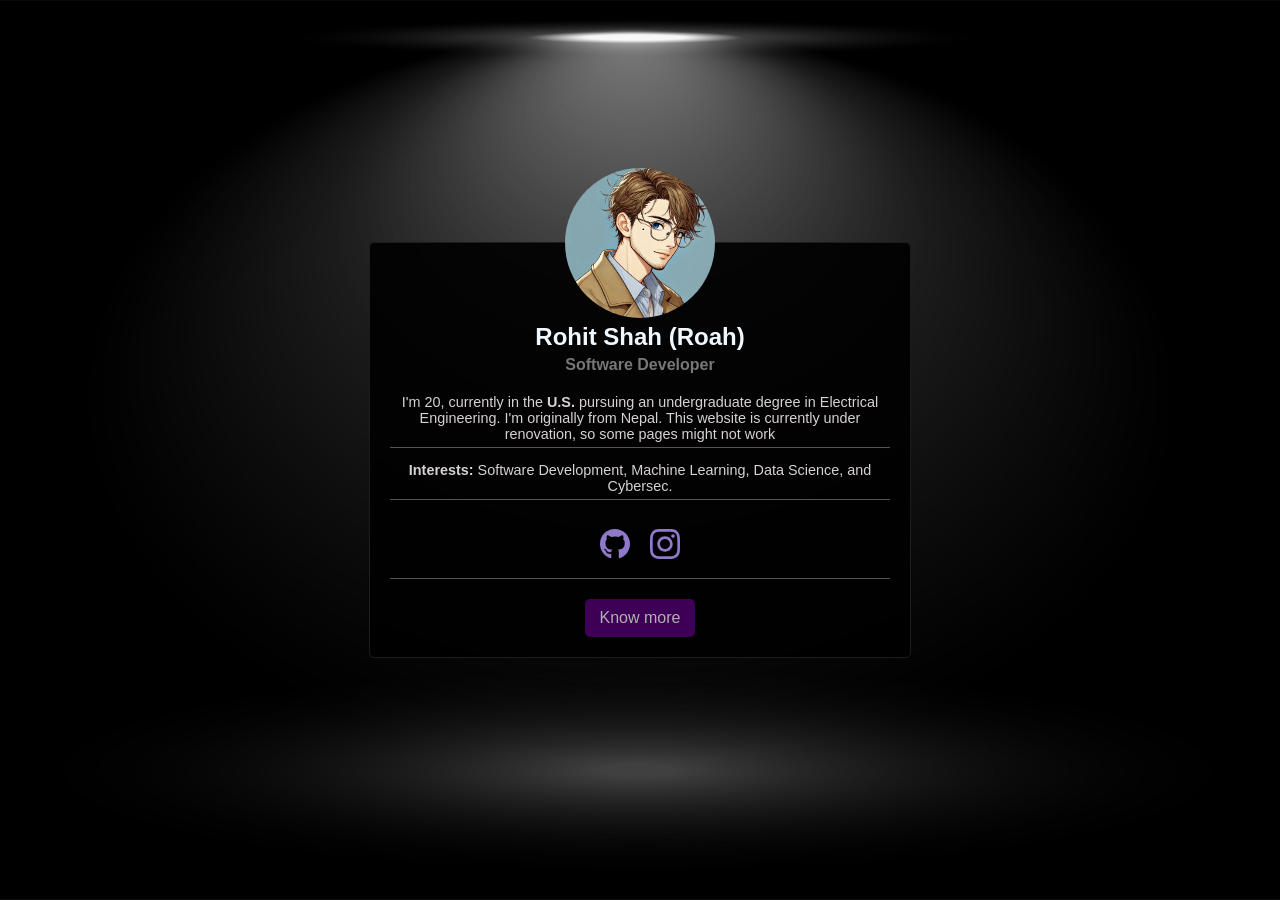
<file: public/index.html>
<!DOCTYPE html>
<html lang="en">
<head>
    <meta charset="UTF-8">
    <meta name="viewport" content="width=device-width, initial-scale=1.0">
    <title>Profile Page</title>
    <link rel="stylesheet" href="styles.css">
</head>
<body>
    <div class="profile-card">
	    <div class = "avatar-container">
        
    
        <div class="profile-card-inner">
        <div class="profile-card-front">
            <img src="avatar.jpeg" alt="Profile Picture" class="profile-img">
        </div>
        <div class="profile-card-back">
            <img src="profile.jpg" alt="Profile Picture" class="profile-img">  
        </div>
    </div> 

	    </div>
        <h1>Rohit Shah (Roah)</h1>
        <h6>Software Developer</h6>
        <p>I'm 20, currently in the <strong>U.S.</strong> pursuing an undergraduate degree in Electrical Engineering. I'm originally from Nepal. This website is currently under renovation, so some pages might not work</p>
        <p><strong>Interests:</strong> Software Development, Machine Learning, Data Science, and Cybersec.</p>
        <div class="social-links">
            <!-- <marquee direction="right" > -->
            <a href="https://github.com/rnr-roah" id="links"><img src="github.svg" alt="GitHub"></a>
            <a href="https://www.instagram.com/rnr.roah" id="links"><img src="insta.svg" alt="Instagram"></a>
        <!-- </marquee> -->
        </div>
        <div class="flashcard1">
            <div class="flashcard1-inner">
                <div class="flashcard1-back">
                    <a href="#" class="nav-link2">         
                    <div class="tile">
                        About Me
                    </div>
                    </a>
                    <a href="#" class="nav-link2">
                    <div class="tile">Projects
                    </div> </a> 
                    <a href="#" class="nav-link2">       
                    <div class="tile">Blog
                    </div></a>
                    <div class="close">
                        <a href="#" class="close-link">Exit</a>
                    </div>
                </div>
                <div class="flashcard1-front">
                    <a href="#" class="blog-link">Know more</a>
                </div>
            </div>
        </div>
    </div>

    <script src="flashcards.js"></script>

</body>
</html>
</file>
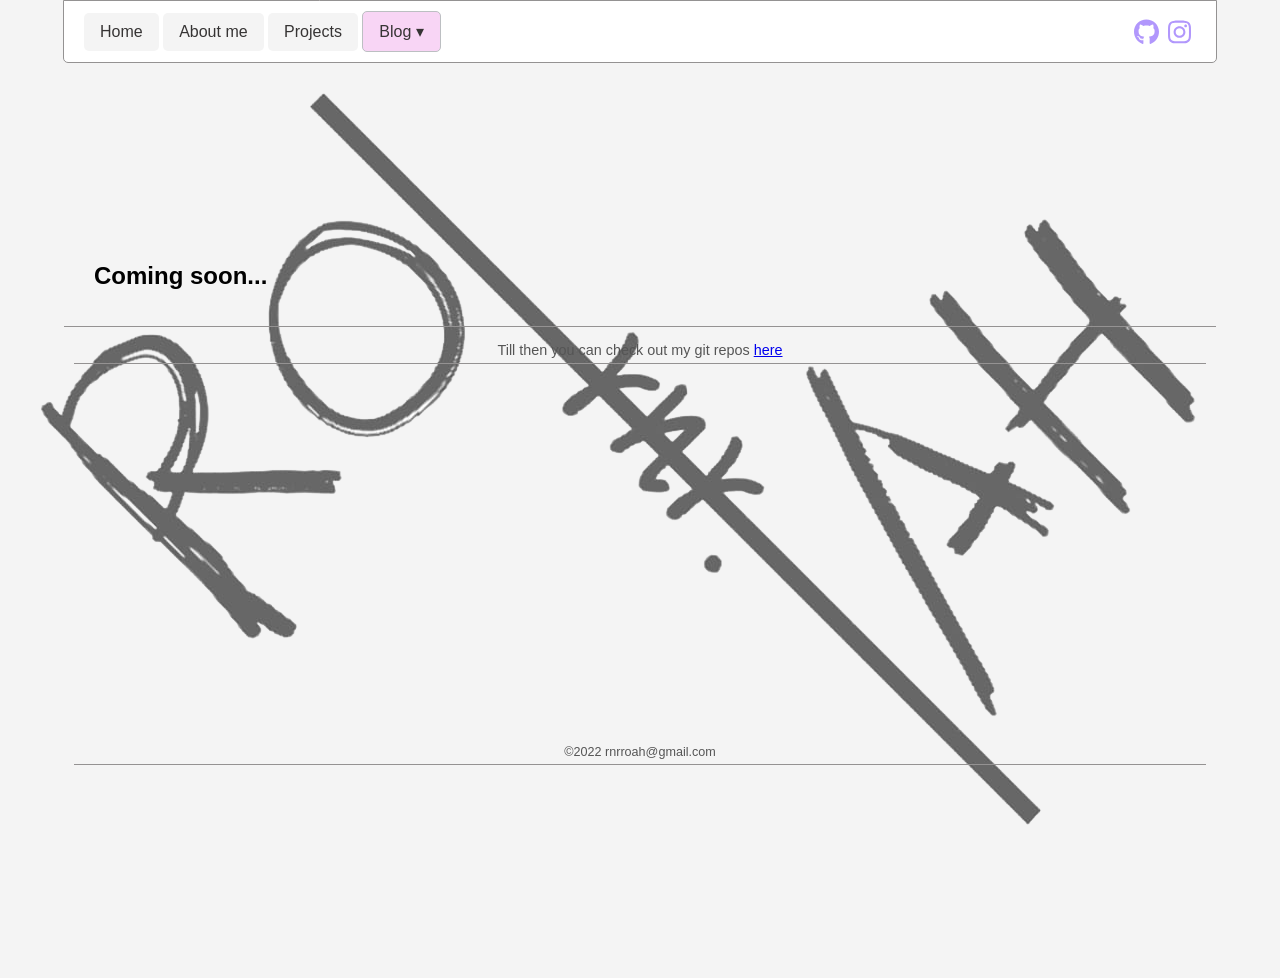
<file: public/linux-blog.html>
<!DOCTYPE html>
<html lang="en">
<head>
    <meta charset="UTF-8">
    <meta name="viewport" content="width=device-width, initial-scale=1.0">
    <title>Projects Page</title>
    <link rel="stylesheet" href="projects.css">
</head>
<body><div class="content">
    <div class="navbar">
        <div class="nav">
        <a href="index.html" class="nav-link">Home</a>
        <a href="projects.html#aboutme" class="nav-link">About me</a>
        <a href="projects.html#projects" class="nav-link" >Projects</a>
        <!-- Blog Dropdown Start -->
        <div class="dropdown">
            <a href="#" class="nav-link" style="border: 1px solid #bcbfc2;background-color:#f8d5f5;">Blog ▾</a>
            <div class="dropdown-content">
                <a href="linux-blog.html" >Linux Blog</a>
                <a href="poetry-blog.html">Poetry Blog</a>
            </div>
        </div>
        <!-- Blog Dropdown End -->
        </div>
        <div class="logos">
        <a href="https://github.com/rnr-roah"><img src="github.svg"></a>
        <a href="https://instagram.com/rnr.roah"><img src="insta.svg"></a>
        </div>
    </div>
    
    <!-- About Me Section Down here  -->
    <div class="intro">
        <h1>Coming soon...
        </h1><h6></h6>
        <p>Till then you can check out my git repos <a href="https://github.com/rnr-roah"> here</a></p>
    </div> 
   
    <div class="content-card" style="background-color: transparent; border: 1px solid transparent;">
     <footer class="footer">
            <p>&copy;2022 rnrroah@gmail.com</p>
      </footer>
    </div>
    </div><!--Content-card-->
    </div><!--Content-->
    <script src="flashcards.js"></script>
    <script src="roahos.js"></script>
</body>
</html>
</file>
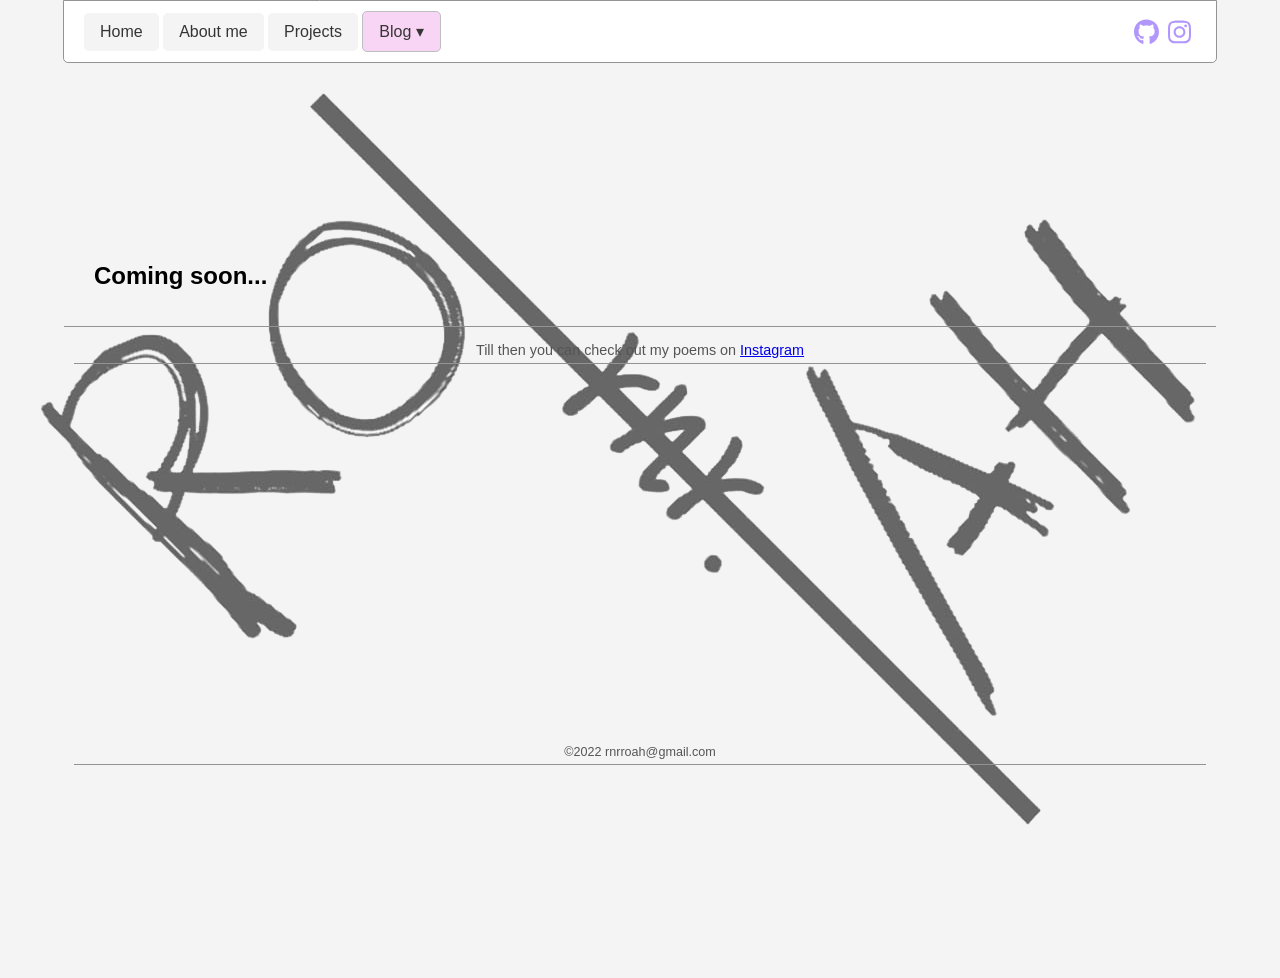
<file: public/poetry-blog.html>
<!DOCTYPE html>
<html lang="en">
<head>
    <meta charset="UTF-8">
    <meta name="viewport" content="width=device-width, initial-scale=1.0">
    <title>Projects Page</title>
    <link rel="stylesheet" href="projects.css">
</head>
<body><div class="content">
    <div class="navbar">
        <div class="nav">
        <a href="index.html" class="nav-link">Home</a>
        <a href="projects.html#aboutme" class="nav-link">About me</a>
        <a href="projects.html#projects" class="nav-link" >Projects</a>
        <!-- Blog Dropdown Start -->
        <div class="dropdown">
            <a href="#" class="nav-link" style="border: 1px solid #bcbfc2;background-color:#f8d5f5;">Blog ▾</a>
            <div class="dropdown-content">
                <a href="linux-blog.html" >Linux Blog</a>
                <a href="poetry-blog.html">Poetry Blog</a>
            </div>
        </div>
        <!-- Blog Dropdown End -->
        </div>
        <div class="logos">
        <a href="https://github.com/rnr-roah"><img src="github.svg"></a>
        <a href="https://instagram.com/rnr.roah"><img src="insta.svg"></a>
        </div>
    </div>
    <!-- About Me Section Down here  -->
    <div class="intro">
        <h1>Coming soon...
        </h1><h6></h6>
        <p>Till then you can check out my poems on <a href="https://instagram.com/rnr.roah"> Instagram</a></p>
    </div> 
   
    <div class="content-card" style="background-color: transparent; border: 1px solid transparent;">
     <footer class="footer">
            <p>&copy;2022 rnrroah@gmail.com</p>
      </footer>
    </div>
    </div><!--Content-card-->
    </div><!--Content-->
    <script src="flashcards.js"></script>
    <script src="roahos.js"></script>
</body>
</html>
</file>
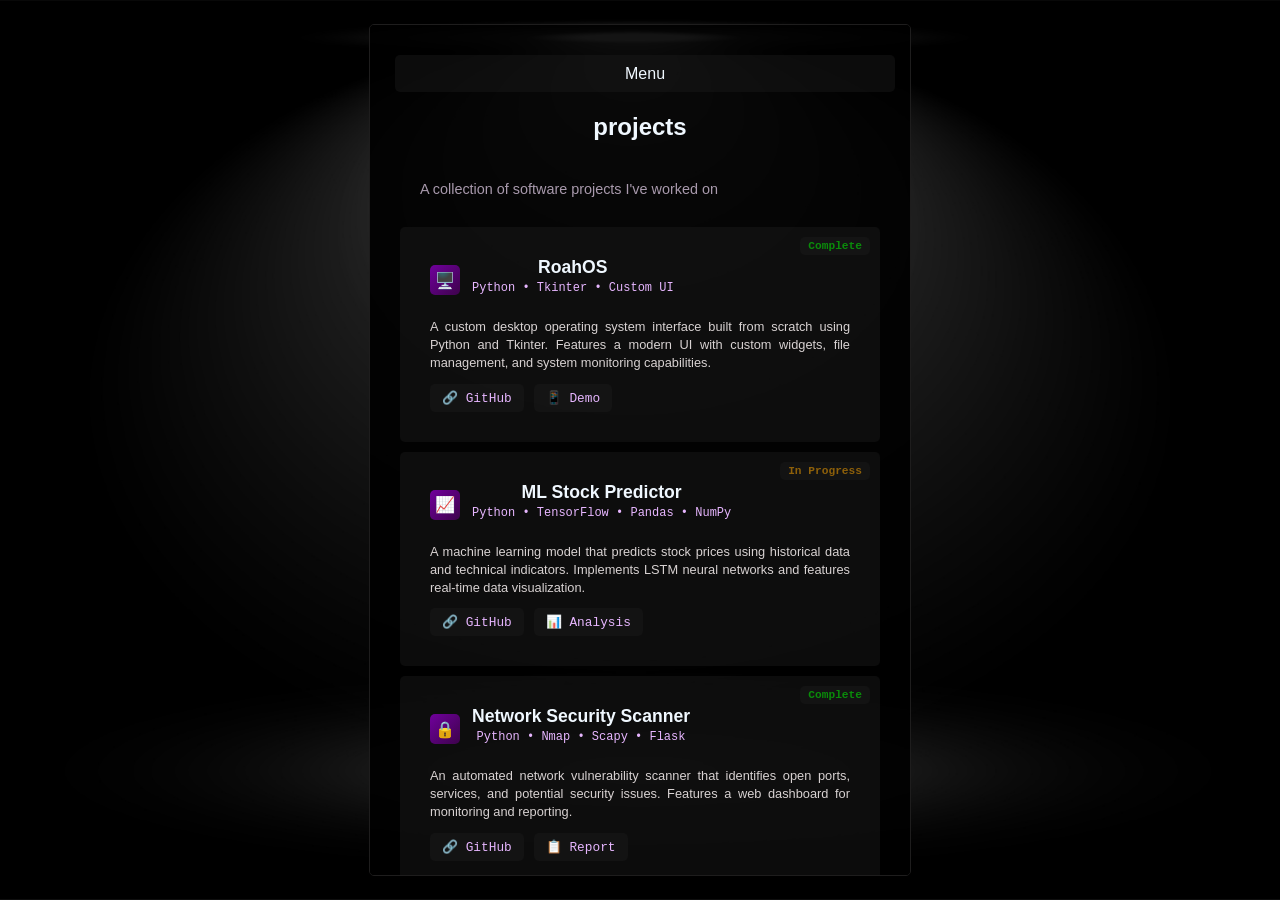
<file: public/projects.html>
<!DOCTYPE html>
<html lang="en">
<head>
    <meta charset="UTF-8">
    <meta name="viewport" content="width=device-width, initial-scale=1.0">
    <title>Projects - Rohit Shah</title>
    <style>
        body {
            font-family: Arial, sans-serif;
            background-color: #1d1d1d;
            display: flex;
            flex-direction: column;
            justify-content: center;
            align-items: center;
            height: 100vh;
            margin: 0;
            padding: 0;
            background-image: url("background.jpg");
            background-size: cover;
            background-position: center;
            background-attachment: fixed;
            background-repeat: no-repeat;
            overflow: hidden;
            scrollbar-width: none;
            -ms-overflow-style: none;
        }

        body::-webkit-scrollbar {
            display: none;
        }

        .profile-card {
            position: relative;
            background-color: rgba(0, 0, 0, 0.919);
            padding: 20px;
            border-radius: 5px;
            border: 1px solid #1e1d1d;
            text-align: center;
            width: 500px;
            height: 350px;
            animation: profile-card 0.8s ease-out forwards;
            overflow-y: auto;
            scrollbar-width: none;
            -ms-overflow-style: none;
        }

        .profile-card::-webkit-scrollbar {
            display: none;
        }

        @keyframes profile-card {
            from {
                height: 350px;
            }
            to {
                height: 90%;
            }
        }

        .header-section {
            margin-bottom: 0px;
            position: relative;
        }

        h1 {
            margin: 30px;
            font-size: 1.5em;
            color: aliceblue;
            transition-duration: 1s;
        }

        h1:hover {
            padding: 20px;
            border-radius: 5px;
            background-color: #2c2c2c7d;
            color: #ffffff72;
        }

        .subtitle {
            color: #efdaf5b2;
            font-size: 0.9em;
            margin: 10px 0;
            padding: 10px;
            margin-left: 20px;
            transition-duration: 0.5s;
            text-align: justify;
        }

        .subtitle:hover {
            border-radius: 5px;
            background-color: #2c2c2c42;
        }

        .projects-grid {
            display: grid;
            grid-template-columns: 1fr;
            gap: 15px;
            padding: 0;
        }

        .project-card {
            background-color: #1b1b1b71;
            border-radius: 5px;
            padding: 30px;
            color: aliceblue;
            transition: all 0.5s ease;
            cursor: pointer;
            position: relative;
            overflow: hidden;
            margin: 10px;
        }

        .project-card:hover {
            background-color: #3d034b65;
            transform: translateY(-2px);
        }

        .project-header {
            display: flex;
            align-items: center;
            margin-bottom: 15px;
        }

        .project-icon {
            width: 30px;
            height: 30px;
            background: linear-gradient(135deg, #70009c, #3d034b);
            border-radius: 5px;
            display: flex;
            align-items: center;
            justify-content: center;
            margin-right: 12px;
            font-size: 1em;
            color: white;
        }

        .project-title {
            font-size: 1.1em;
            color: aliceblue;
            margin: 0;
            font-weight: bold;
        }

        .project-tech {
            color: #e7b6ff;
            font-size: 0.75em;
            margin: 3px 0 8px 0;
            font-family: 'Courier New', Courier, monospace;
        }

        .project-description {
            color: #d8d2d2;
            font-size: 0.8em;
            line-height: 1.4;
            margin-bottom: 12px;
            text-align: justify;
        }

        .project-links {
            display: flex;
            gap: 10px;
            flex-wrap: wrap;
        }

        .project-link {
            background-color: #1b1b1b71;
            color: #e7b6ff;
            padding: 6px 12px;
            border-radius: 5px;
            text-decoration: none;
            font-size: 0.8em;
            transition: all 0.5s ease;
            display: inline-flex;
            align-items: center;
            gap: 4px;
            font-family: 'Courier New', Courier, monospace;
        }

        .project-link:hover {
            background-color: #3d034b81;
        }

        .project-status {
            position: absolute;
            top: 10px;
            right: 10px;
            padding: 3px 8px;
            border-radius: 5px;
            font-size: 0.7em;
            font-weight: bold;
            font-family: 'Courier New', Courier, monospace;
        }

        .status-complete {
            background-color: #1b1b1b71;
            color: #00ff0083;
        }

        .status-progress {
            background-color: #1b1b1b71;
            color: #ffa60085;
        }

        .status-planned {
            background-color: #1b1b1b71;
            color: #ffff0085;
        }

        /* Flashcard Menu Styles */
        .flashcard1 {
            perspective: 1000px;
            margin: 20px auto 0;
            position: relative;
            z-index: 10;
        }

        .flashcard1-inner {
            transition: transform 0.5s;
            transform-style: preserve-3d;
            position: relative;
        }
        .flashcard1-back {
            position: absolute;
            backface-visibility: hidden;
            border-radius: 5px;
            z-index: 11;
        }

        .flashcard1-back {
            background-color: rgba(120, 118, 118, 0.155);
            backdrop-filter: blur();
            border: 1px solid rgba(175, 175, 175, 0);
            display: list-item;
            align-items: center;
            justify-content: center;
            width: 500px;
            padding: 20px;
            /* Removed margin-right and added margin: auto for horizontal centering */
            margin-left: -15px;
            margin-right: 20px;
            transform: rotateY(180deg);
            border-radius: 5px;
            backdrop-filter: blur(5px);
        }

        .tile {
            width: auto;
            background-color: #00000072;
            background-size: auto;
            background-position: center;
            background-repeat: no-repeat;
            border: 1px solid #c0bdbd00;
            border-radius: 5px;
            padding: 40px 0px;
            margin: 5px;
            margin-bottom: 20px;
            color: aliceblue;
            transition-duration: 0.5s;
        }
        .tile:hover{
            padding: 50px;
            background-color: #3d034b81;
        }
        .close{
            width: auto;
            padding: 20px 0px;
            margin: 10px;
            transition-duration: 0.5s;
            font-weight: 600;
            font-size: 1.2em;
            font-family: 'Courier New', Courier, monospace;
        }
        .close:hover{
            background-color: rgba(255, 0, 0, 0.214);
            border-radius: 5px;
        }
        .close-link{
            background-color: transparent;
            display: inline-block;
            padding: 5px 30px;
            color: rgb(210, 67, 0);
            border-radius: 5px;
            text-decoration: none;
            transition-duration: 0.5s;
        }
        .close-link:hover{
            color: rgb(255, 0, 0);
            background-color: transparent;
            padding: 15px;
        }

        .nav-link2{
            color: #e7b6ff;
            text-decoration: none;
            align-items: start;
            font-size: 1.5em;
            font-family: 'Courier New', Courier, monospace;
        }

      
        .blog-link {
            background-color: #1b1b1b71;
            border-radius: 5px;
            padding: 10px 230px;
            margin: 5px;
            margin-bottom: 100px;
            color: aliceblue;
            transition-duration: 0.5s;
            margin-right: 0px;
            cursor: pointer;
            position: relative;
        }

        .blog-link:hover {
            background-color: #3d034b81;
        }

        .flipped .flashcard1-inner {
            transform: rotateY(180deg);
        }

        /* Mobile Optimization */
        @media (max-width: 600px) {
            .profile-card {
                width: 90%;
                margin: 10px;
            }
            
            .projects-grid {
                gap: 12px;
            }
            
            .header-section {
                margin-bottom: 15px;
                padding-bottom: 12px;
            }
            
            h1 {
                font-size: 1.3em;
                margin: 20px;
            }
            
            .project-card {
                padding: 15px;
                margin: 5px;
            }
        }
    </style>
</head>
<body>
    <div class="profile-card">
        <div class="flashcard1">
            <div class="flashcard1-inner">
                <div class="flashcard1-back">
                    <a href="index.html" class="nav-link2">
                        <div class="tile">Home
                        </div>
                    </a>
                    <a href="aboutme.html" class="nav-link2">
                        <div class="tile">
                            About Me
                        </div>
                    </a>
                    <a href="blog.html" class="nav-link2">
                        <div class="tile">Blog
                        </div>
                    </a>
                    <div class="close">
                        <a href="#" class="close-link">Exit</a>
                    </div>
                </div>
                <div class="flashcard1-front">
                    <adiv class="blog-link">Menu</div>
                </div>
            </div>
        <div class="header-section">
            <h1>projects</h1>   
        </div>
        <p class="subtitle">A collection of software projects I've worked on</p>
        <div class="projects-grid">
            <!-- Project 1: RoahOS -->
             <!-- Know More Menu -->
        
        </div>
            <div class="project-card">
                <div class="project-status status-complete">Complete</div>
                <div class="project-header">
                    <div class="project-icon">🖥️</div>
                    <div>
                        <h3 class="project-title">RoahOS</h3>
                        <div class="project-tech">Python • Tkinter • Custom UI</div>
                    </div>
                </div>
                <p class="project-description">
                    A custom desktop operating system interface built from scratch using Python and Tkinter. Features a modern UI with custom widgets, file management, and system monitoring capabilities.
                </p>
                <div class="project-links">
                    <a href="#" class="project-link">🔗 GitHub</a>
                    <a href="#" class="project-link">📱 Demo</a>
                </div>
            </div>

            <!-- Project 2: Machine Learning Stock Predictor -->
            <div class="project-card">
                <div class="project-status status-progress">In Progress</div>
                <div class="project-header">
                    <div class="project-icon">📈</div>
                    <div>
                        <h3 class="project-title">ML Stock Predictor</h3>
                        <div class="project-tech">Python • TensorFlow • Pandas • NumPy</div>
                    </div>
                </div>
                <p class="project-description">
                    A machine learning model that predicts stock prices using historical data and technical indicators. Implements LSTM neural networks and features real-time data visualization.
                </p>
                <div class="project-links">
                    <a href="#" class="project-link">🔗 GitHub</a>
                    <a href="#" class="project-link">📊 Analysis</a>
                </div>
            </div>

            <!-- Project 3: Cybersecurity Scanner -->
            <div class="project-card">
                <div class="project-status status-complete">Complete</div>
                <div class="project-header">
                    <div class="project-icon">🔒</div>
                    <div>
                        <h3 class="project-title">Network Security Scanner</h3>
                        <div class="project-tech">Python • Nmap • Scapy • Flask</div>
                    </div>
                </div>
                <p class="project-description">
                    An automated network vulnerability scanner that identifies open ports, services, and potential security issues. Features a web dashboard for monitoring and reporting.
                </p>
                <div class="project-links">
                    <a href="#" class="project-link">🔗 GitHub</a>
                    <a href="#" class="project-link">📋 Report</a>
                </div>
            </div>

            <!-- Project 4: Smart Home IoT System -->
            <div class="project-card">
                <div class="project-status status-progress">In Progress</div>
                <div class="project-header">
                    <div class="project-icon">🏠</div>
                    <div>
                        <h3 class="project-title">Smart Home Controller</h3>
                        <div class="project-tech">Arduino • Raspberry Pi • Node.js • React</div>
                    </div>
                </div>
                <p class="project-description">
                    An IoT-based smart home automation system with sensor monitoring, device control, and mobile app integration. Uses MQTT for communication between devices.
                </p>
                <div class="project-links">
                    <a href="#" class="project-link">🔗 GitHub</a>
                    <a href="#" class="project-link">📱 App</a>
                </div>
            </div>

            <!-- Project 5: Data Visualization Dashboard -->
            <div class="project-card">
                <div class="project-status status-complete">Complete</div>
                <div class="project-header">
                    <div class="project-icon">📊</div>
                    <div>
                        <h3 class="project-title">Data Insights Dashboard</h3>
                        <div class="project-tech">React • D3.js • Python • FastAPI</div>
                    </div>
                </div>
                <p class="project-description">
                    An interactive data visualization dashboard that processes large datasets and creates dynamic charts and graphs. Features real-time data updates and custom filtering options.
                </p>
                <div class="project-links">
                    <a href="#" class="project-link">🔗 GitHub</a>
                    <a href="#" class="project-link">🌐 Live Demo</a>
                </div>
            </div>

            <!-- Project 6: Blockchain Voting System -->
            <div class="project-card">
                <div class="project-status status-planned">Planned</div>
                <div class="project-header">
                    <div class="project-icon">🗳️</div>
                    <div>
                        <h3 class="project-title">Secure Voting DApp</h3>
                        <div class="project-tech">Solidity • Web3.js • React • Ethereum</div>
                    </div>
                </div>
                <p class="project-description">
                    A decentralized voting application built on blockchain technology to ensure transparent and tamper-proof elections. Features smart contracts and cryptographic verification.
                </p>
                <div class="project-links">
                    <a href="#" class="project-link">📋 Whitepaper</a>
                </div>
            </div>
        </div>
    </div>

    <script>
        document.querySelectorAll('.flashcard1').forEach(card => {
            card.addEventListener('click', () => {
                card.classList.toggle('flipped');
            });
        });
    </script>
</body>
</html>
</file>
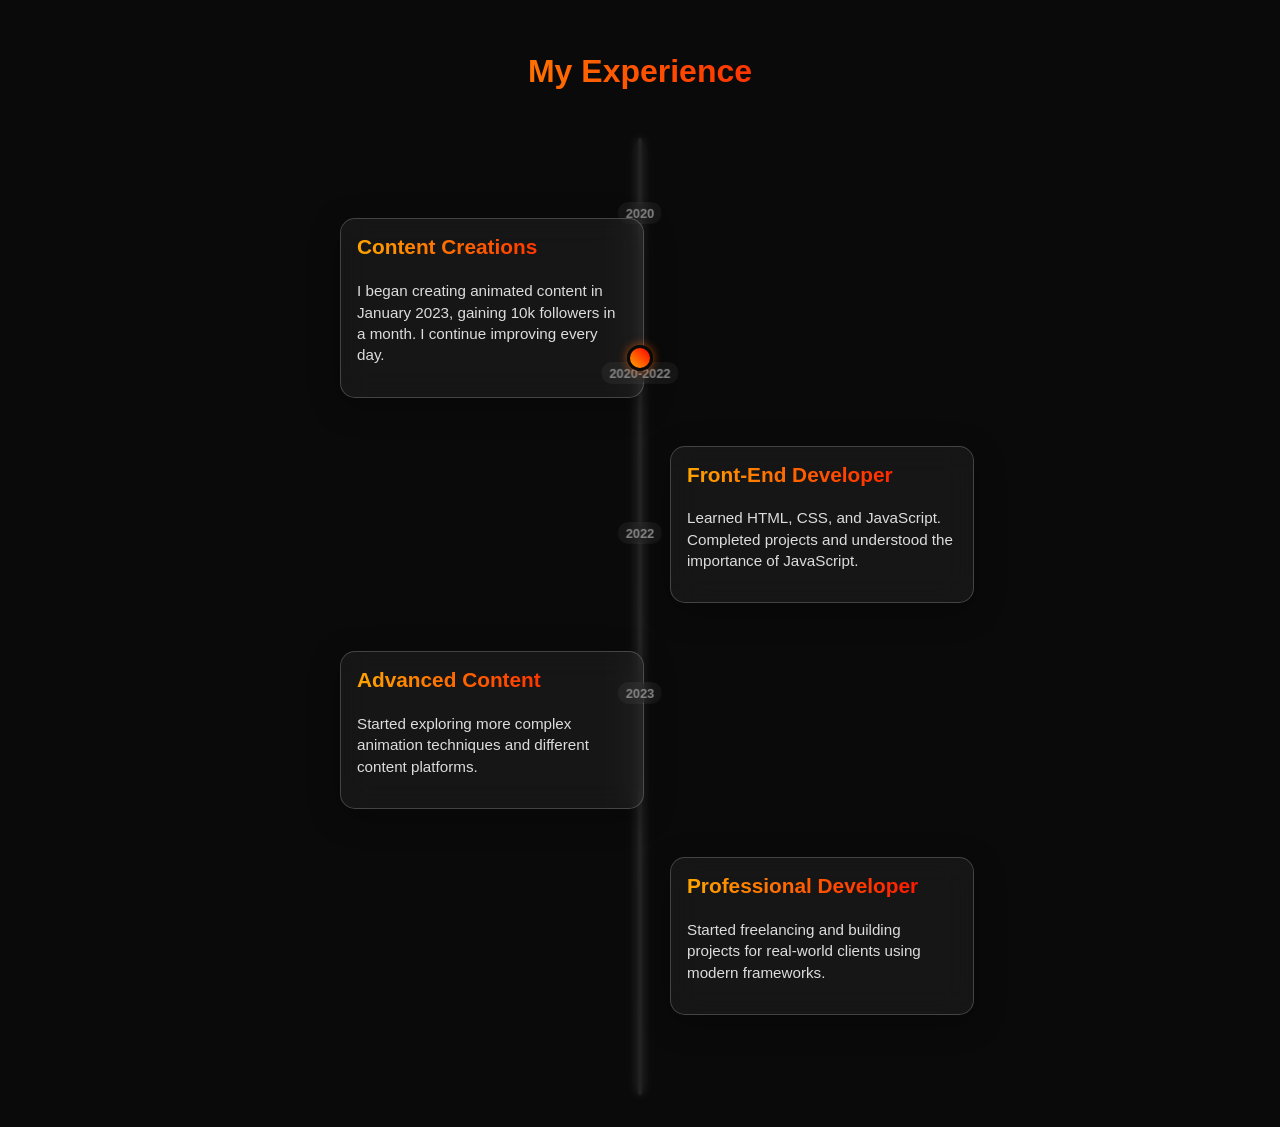
<file: public/timeline.html>
<!DOCTYPE html>
<html lang="en">
<head>
  <meta charset="UTF-8">
  <meta name="viewport" content="width=device-width, initial-scale=1.0">
  <title>Animated Timeline (Glassmorphic)</title>
  <style>
    body {
      background: #0a0a0a;
      color: #fff;
      font-family: 'Arial', sans-serif;
      margin: 0;
      padding: 2rem;
      display: flex;
      justify-content: center;
    }

    .timeline-container {
      width: 100%;
      max-width: 600px;
    }

    .timeline {
      position: relative;
      margin: 0 auto;
      padding: 2rem 0;
      width: 100%;
    }

    .timeline::before {
      content: '';
      position: absolute;
      top: 0;
      bottom: 0;
      left: 50%;
      width: 4px;
      background: rgba(255, 255, 255, 0.1);
      backdrop-filter: blur(10px);
      -webkit-backdrop-filter: blur(10px);
      box-shadow: 0 0 10px rgba(255, 255, 255, 0.2),
                  0 0 20px rgba(255, 255, 255, 0.1);
      border-radius: 2px;
      transform: translateX(-50%);
      z-index: 0;
    }

    .timeline-event {
      position: relative;
      margin: 3rem 0;
      width: 45%;
      padding: 1rem;
      background: rgba(255, 255, 255, 0.05);
      border: 1px solid rgba(255, 255, 255, 0.2);
      backdrop-filter: blur(15px);
      -webkit-backdrop-filter: blur(15px);
      border-radius: 15px;
      box-shadow: 0 8px 32px rgba(0, 0, 0, 0.3);
      cursor: pointer;
      opacity: 0;
      transform: translateY(50px);
      transition: all 0.6s ease;
      z-index: 1;
    }

    .timeline-event.left {
      left: 0;
    }

    .timeline-event.right {
      left: 55%;
    }

    .timeline-event.visible {
      opacity: 1;
      transform: translateY(0);
    }

    .timeline-event h3 {
      margin-top: 0;
      background: linear-gradient(to right, orange, red);
      -webkit-background-clip: text;
      color: transparent;
      font-size: 1.3rem;
    }

    .timeline-event p {
      color: #ddd;
      font-size: 0.95rem;
      line-height: 1.4;
    }

    .timeline-dot {
      position: absolute;
      top: 0;
      left: 50%;
      transform: translate(-50%, -50%);
      width: 20px;
      height: 20px;
      background: linear-gradient(45deg, orange, red);
      border-radius: 50%;
      border: 3px solid #0a0a0a;
      box-shadow: 0 0 10px rgba(255, 100, 0, 0.6);
      transition: top 0.3s ease;
      z-index: 2;
    }

    .year-label {
      position: absolute;
      left: 50%;
      transform: translateX(-50%) translateY(-150%);
      font-weight: bold;
      color: #888;
      background: rgba(255, 255, 255, 0.05);
      padding: 0.2rem 0.5rem;
      border-radius: 10px;
      backdrop-filter: blur(5px);
      font-size: 0.8rem;
      z-index: 1;
    }

    h1 {
      text-align: center;
      background: linear-gradient(to right, orange, red);
      -webkit-background-clip: text;
      color: transparent;
      font-size: 2rem;
      margin-bottom: 3rem;
    }
  </style>
</head>
<body>

<div class="timeline-container">
  <h1>My Experience</h1>

  <div class="timeline">

    <div class="timeline-dot" id="timeline-dot"></div>

    <div class="year-label" style="top: 6rem;">2020</div>
    <div class="timeline-event left">
      <h3>Content Creations</h3>
      <p>I began creating animated content in January 2023, gaining 10k followers in a month. I continue improving every day.</p>
    </div>

    <div class="year-label" style="top: 16rem;">2020-2022</div>
    <div class="timeline-event right">
      <h3>Front-End Developer</h3>
      <p>Learned HTML, CSS, and JavaScript. Completed projects and understood the importance of JavaScript.</p>
    </div>

    <div class="year-label" style="top: 26rem;">2022</div>
    <div class="timeline-event left">
      <h3>Advanced Content</h3>
      <p>Started exploring more complex animation techniques and different content platforms.</p>
    </div>

    <div class="year-label" style="top: 36rem;">2023</div>
    <div class="timeline-event right">
      <h3>Professional Developer</h3>
      <p>Started freelancing and building projects for real-world clients using modern frameworks.</p>
    </div>

  </div>
</div>

<script>
  const timelineDot = document.getElementById('timeline-dot');
  const events = document.querySelectorAll('.timeline-event');

  function moveDotTo(eventElement) {
    const rect = eventElement.getBoundingClientRect();
    const timelineRect = document.querySelector('.timeline').getBoundingClientRect();
    const offsetTop = rect.top - timelineRect.top + rect.height / 2;
    timelineDot.style.top = `${offsetTop}px`;
  }

  events.forEach(event => {
    event.addEventListener('mouseenter', () => {
      moveDotTo(event);
    });
  });

  // FADE-IN on scroll
  function checkVisibility() {
    events.forEach(event => {
      const rect = event.getBoundingClientRect();
      if (rect.top < window.innerHeight * 0.85) {
        event.classList.add('visible');
      }
    });
  }

  window.addEventListener('scroll', checkVisibility);
  window.addEventListener('load', () => {
    checkVisibility();
    // Initially place dot on first visible event
    const firstVisible = document.querySelector('.timeline-event.visible');
    if (firstVisible) moveDotTo(firstVisible);
  });
</script>

</body>
</html>
</file>
<file: public/styles.css>
body {
    font-family: Arial, sans-serif;
    /* background-color: #f4f4f4; */
    background-color: #1d1d1d;
    display: flex;
    justify-content: center;
    align-items: center;
    height: 100vh;
    margin: 0;
    padding: 0;
    background-image: url("background.jpg");
    background-size: cover;        /* makes the image cover the entire div */
    background-position: center;   /* centers the image */
    background-attachment: fixed;
    background-repeat: no-repeat;  /* prevents tiling */
    overflow: hidden;
}

.profile-card {
    position: relative;
    /* background-color: rgba(255, 255, 255, 0.919); */
    background-color: rgba(0, 0, 0, 0.919);
    padding: 20px;
    border-radius: 5px;
    border: 1px solid #1e1d1d;
    text-align: center;
    width: 500px;
}
.avatar-container {
	position: absolute;
	top: -75px;
	left: 50%;
	transform: translateX(-50%);
	width: 150px;
	height: 150px;
}

.profile-img {
    border-radius: 50%;
    width: 150px;
    height: 150px;
    object-fit: cover;
}

h1 {
    margin: 60px 0 5px;
    font-size: 1.5em;
    color: aliceblue;
    transition-duration: 0.5s;
}
h1:hover{
    padding: 20px;
    border-radius: 5px;
    background-color: #2c2c2c7d;
}
h6 {
    color: #777;
    font-size: 1em;
    margin: 5px 0 15px;
    padding-bottom: 5px;
    /*border-bottom: 1px solid #d8d2d2;*/
}

p {
    font-size: 0.9em;
    color: #d8d2d2;
    padding-bottom: 5px;
    border-bottom: 1px solid #555;
    transition-duration: 0.5s;
}
p:hover{
    padding: 20px;
    border-radius: 5px;
    background-color: #2c2c2c7d;
}

.social-links {
    display: flex;
    justify-content: center;
    border-bottom: 1px solid #555;
    transition-duration: 0.5s;

}

.social-links a:hover img {
            filter: brightness(1.2) drop-shadow(0 0 10px #70009c);
            transform: scale(1.2) rotate(360deg);
        }
.social-links img {
    width: 30px;
    height: 40px;
    padding: 10px;
    filter: brightness(0.8);
    transition: all 0.3s ease;
}

.blog-link {
    display: inline-block;
    margin-top: 20px;
    padding: 10px 15px;
    background-color: #70009c8d;
    color: rgb(178, 177, 177);
    border-radius: 5px;
    text-decoration: none;
    transition-duration: 0.2s;
}

.blog-link:hover {
    background-color: #2c0236c5;
    color:rgb(197, 197, 197);
    padding-right: 50px;
    padding-left: 50px;
}



/*profilecard */
.profile-card {
    perspective: 1000px;
    margin: 0px 0px;
}
.profile-card:hover{
    background-color: rgb(0, 0, 0);
}
.profile-card-inner {
    transition: transform 1s;
    transform-style: preserve-3d;
    position: relative;
}
.profile-card-back {
    position: fixed;
    backface-visibility: hidden;
    border-radius: 0px;
}

.profile-card-back {
    background-color: transparent;
    display: flex;
    align-items: center;
    justify-content: center;
    position: fixed;
    margin-top: -154px;
    transform: rotateY(180deg);
}

.swapped .profile-card-inner {
    transform: rotateY(180deg);
}


.profile-card:hover .profile-card-inner {
    transform: rotateY(180deg);
}



.nav-link {
    display: inline-block;
    padding: 5px 10px;
    background-color: #f8d5f5b4;
    /*border: 1px solid #bcbfc2;*/
    color: rgb(54, 52, 52);
    border-radius: 5px;
    text-decoration: none;
    transition-duration: 0.5s;
    font-size: 2em;
}

.nav-link:hover {
/*    background-color: #de96ff;*/
    background-color: #f8d5f5;
}

.nav-link2{
    color: #e7b6ff;
    text-decoration: none;
    align-items: start;
    font-size: 1.5em;
    font-family: 'Courier New', Courier, monospace;
}
/*Flashcard 1*/
.flashcard1 {
    perspective: 1000px;
    margin: 0px auto;
}

.flashcard1-inner {
    transition: transform 0.5s;
    transform-style: preserve-3d;
    position: relative;
}
.flashcard1-back {
    position: absolute;
    backface-visibility: hidden;
    border-radius: 5px;
}

.flashcard1-back {
    background-color: rgba(120, 118, 118, 0.155);
    backdrop-filter: blur();
    border: 1px solid rgba(175, 175, 175, 0);
    display: list-item;
    align-items: center;
    justify-content: center;
    width: 500px;
    padding: 0px;
    position: auto;
    margin-top: -80%;
    margin-right: 500px;
    transform: rotateY(180deg);
    border-radius: 5px;
    backdrop-filter: blur(5px);
}

.tile {
    width: auto;
    background-color: #00000072;
    background-size: auto;        /* makes the image cover the entire div */
    background-position: center;   /* centers the image */
    background-repeat: no-repeat;  /* prevents tiling */
    border: 1px solid #c0bdbd00;
    border-radius: 5px;
    padding: 40px 0px;
    margin: 10px;
    margin-bottom: 20px;
    color: aliceblue;
    transition-duration: 0.5s;
}
.tile:hover{
    padding: 50px;
    background-color: #3d034b81;
}
.close{
    width: auto;
    padding: 20px 0px;
    margin: 10px;
    transition-duration: 0.5s;
    font-weight: 600;
    font-size: 1.2em;
    font-family: 'Courier New', Courier, monospace;
}
.close:hover{
    background-color: rgba(255, 0, 0, 0.214);
    border-radius: 5px;
}
.close-link{
    background-color: transparent;
    display: inline-block;
    padding: 5px 30px;
    /*border: 1px solid #bcbfc2;*/
    color: rgb(210, 67, 0);
    border-radius: 5px;
    text-decoration: none;
    transition-duration: 0.5s;
}
.close-link:hover{
    color: rgb(255, 0, 0);
    background-color: transparent;
    padding: 15px;
}
.flipped .flashcard1-inner {
    transform: rotateY(180deg);
}
/*
.flashcard1:hover .flashcard1-inner {
    transform: rotateY(180deg);
}
*/


/* Mobile Optimization */
@media (max-width: 600px) {
    .flashcard1-back {
        width: 100%;  /* Make navbar take full width */
    }

    .content-card,
    .intro {
        width: 90%;  /* Reduce width to fit mobile screens */
        margin-left: auto;
        margin-right: auto;
    }
    h1 {
        font-size: 1.2em;  /* Reduce font size for mobile */
    }

    h6 {
        font-size: 0.9em;
    }

    p {
        font-size: 0.8em;
    }

    .web-link {
        padding: 8px 12px;  /* Adjust padding for mobile */
    }
}
</file>
<file: public/projects.css>
body {
    font-family: Arial, sans-serif;
    background-color: #f4f4f4;
    background-image: url("logo.png");
    background-size: cover;        /* makes the image cover the entire div */
    background-position: center;   /* centers the image */
    background-attachment: fixed;
    background-repeat: no-repeat;  /* prevents tiling */
    padding: 0;
}
.content{
    display: grid;
    justify-content: center;
    align-items: center;
    margin: 0px;
    margin-top: 70px;
    height: 100vh;
    
}
.navbar{
    position: fixed;
    top: 0;
    left:0;
    right:0;
    margin: 0 auto;
    z-index:1000;
    display: flex;
    justify-content: space-between; 
    align-items: center;
    background-color: white;
    padding: 10px;
    padding-left: 0px;
    padding-right: 0px;
    /*margin-bottom: 100px;*/
    border-radius: 5px;
    border-top-right-radius:0px ;
    border-top-left-radius:0px ;
    border: 1px solid #949292;
    text-align: center;
    /*width: 800px;*/
    width: 90vw;
}
.nav {
    margin-left:20px;
}
.logos{
    margin-right:20px;
}
.nav-link{
    display: inline-block;
    padding: 5px 10px;
    background-color: #f4f4f4;
    /*border: 1px solid #bcbfc2;*/
    color: rgb(54, 52, 52);
    border-radius: 5px;
    text-decoration: none;
}

.nav-link:hover {
/*    background-color: #de96ff;*/
    /* border: 1px solid #de96ff; */

    box-shadow: 5px 5px 5px rgba(0, 0, 0, 0.1),
    -3px -3px 3px #f8d5f5 inset;
}

.navbar img {
    height: 26px;  /* Adjust size according to design */
    width: auto;   /* Keep aspect ratio intact */
    display: inline-block;  /* Ensure SVGs are inline elements */
    vertical-align: middle; /* Vertically center the SVGs */
    padding-right: 5px;
}
.dropdown {
    position: relative;
    display: inline-block;
}

.dropdown-content {
    display: none;
    position: absolute;
    background-color: #fff;
    min-width: 160px;
    box-shadow: 0px 8px 16px rgba(0,0,0,0.2);
    z-index: 1;
    border-radius: 6px;
    overflow: hidden;
}

.dropdown-content a {
    color: #333;
    padding: 12px 16px;
    text-decoration: none;
    display: block;
    font-weight: 500;
}

.dropdown-content a:hover {
    background-color: #f8d5f5;
}

.dropdown:hover .dropdown-content {
    display: block;
}

.nav-link {
    position: relative;
    padding: 10px 16px;
}

.active-link {
    background-color: #f8d5f5;
    border-bottom: 2px solid #5c3a7a;
}

.intro {
    position: relative;
    background-color: transparent;
    padding: 0px;
    border-radius: 5px;
    border: 1px solid transparent;
    text-align: center;
}
.content-card {
    z-index:0;
    position: relative;
    justify-content: center;
    align-items: center;
    background-color: rgba(255, 255, 255, 0.919);
    padding: 0px;
    border-radius: 5px;
    border: 1px solid #949292;
    text-align: center;
    /* width: 800px; */
    width: 90vw;
    margin-bottom: 20px;
}
.content-card:hover{
    box-shadow: 12px 12px 12px  #f8d5f5;
    background-color: white;
}
 
.content-card:hover h1{
    color: #830083f6;
}

.screenshot-button img{
    height: 24px;
    width: auto;
    padding: 5px;  
    vertical-align: middle;
    background-color: #f4f4f4;
    border-radius: 5px;
}
.screenshot-button img:hover{
    background-color: #f8d5f5;
}

/* Style for the dialog itself */
dialog {
    background-color: transparent;
    border: none;
    padding: 0;
    /* width: 90%; */
    width: 100vw;
}
.arrow {
    position: absolute;
    display: flex;
    justify-content: space-between; 
    align-items: center;
    top: 50%;
    transform: translateY(-50%);
    background-color: rgba(0, 0, 0, 0.5);
    color: white;
    border: none;
    /* padding: 5px;
    padding-left: 10px;
    padding-right: 10px; */
    padding: 5px 10px;
    cursor: pointer;
    font-size: 18px;
    border-radius: 50%;
    transition: background-color 0.3s;
}

.arrow:hover {
    background-color: rgba(0, 0, 0, 0.8);
}
/* Close button for the dialog */
.close-button {
    position: absolute;
    top: 0px;
    right: 5px;
    background-color: rgba(245, 101, 44, 0.699);
    color: rgb(255, 0, 0);
    border: 1px solid rgb(255, 139, 139);
    padding: 5px 8px;
    padding-top: 4px;
    cursor: pointer;
    font-size: 10px;
    border-radius: 50%;
}

.close-button:hover {
    background-color: rgb(255, 0, 0);
    color: white;
}

/*For Roahos*/
/* Image viewer inside the dialog */
.image-viewer1 {
    position: relative;
    display: flex;
    justify-content: center;
    align-items: center;
    width: 100%;
    height: 100%;
}

.image-viewer1 img {
    width: auto;
    max-height: 10%;
    height: 550px;
    object-fit: contain;
    border-radius: 5px;
    box-shadow: 0 4px 8px rgba(0, 0, 0, 0.1);
}

#prev1 {
    left: -0px;
}

#next1 {
    right: -0px;
}

/*For Hyprland*/
/* Image viewer inside the dialog */
.image-viewer2 {
    position: relative;
    display: flex;
    justify-content: center;
    align-items: center;
    width: 100%;
    height: 100%;
}

.image-viewer2 img {
    width: auto;
    height: 550px;
    object-fit:cover;
    border-radius: 5px;
    box-shadow: 0 4px 8px rgba(0, 0, 0, 0.1);
}

#prev2 {
    left: -0px;
}

#next2 {
    right: -0px;
}
/*For wifi script*/
/* Image viewer inside the dialog */
.image-viewer3 {
    position: relative;
    display: flex;
    justify-content: center;
    align-items: center;
    width: 100%;
    height: 100%;
}

.image-viewer3 img {
    width: auto;
    height: 550px;
    object-fit:cover;
    border-radius: 5px;
    box-shadow: 0 4px 8px rgba(0, 0, 0, 0.1);
}

#prev3 {
    left: -0px;
}

#next3 {
    right: -0px;
}
/*End of image viewer*/
h1 {
    font-size: 1.5em;
    display: flex;
    justify-content: space-between; 
    align-items: center;
    padding-left: 30px;
    padding-right: 30px;
}


h6 {
    color: #777;
    font-size: 1em;
    margin: 5px 0 15px;
    padding-bottom: 20px;
    border-bottom: 1px solid #949292;
    /*border-bottom: 1px solid #d8d2d2;*/
}

p {
    font-size: 0.9em;
    margin: 10px;
    color: #555;
    padding-bottom: 5px;
    border-bottom: 1px solid #949292;
}

.web-link {
    display: inline-block;
    padding: 10px 15px;
    /*background-color: ;*/
    border: 1px solid #bcbfc2;
    color: rgb(54, 52, 52);
    border-radius: 5px;
    text-decoration: none;
}

.web-link:hover {
    background-color: #f8d5f5;
}

/* Mobile Optimization */
@media (max-width: 600px) {
    .navbar {
        width: 100vw;  /* Make navbar take full width */
        padding-left: 10px; /* Adjust padding for mobile */
        padding-right: 10px;
    }

    .content-card,
    .intro {
        width: 95%;  /* Reduce width to fit mobile screens */
        margin-left: auto;
        margin-right: auto;
    }
    dialog {
        width:100vw;
    }
    .image-viewer1{
        width: 100%;
        height: auto;
    }
    .image-viewer1 img {
        width: 100%;
        height: auto;
    }
    .image-viewer2{
        width: 100%;
        height: auto;
    }
    .image-viewer2 img {
        width: 100%;
        height: auto;
    }
    .image-viewer3{
        width: 100%;
        height: auto;
    }
    .image-viewer3 img {
        width: 100%;
        height: auto;
    }
    h1 {
        font-size: 1.2em;  /* Reduce font size for mobile */
    }

    h6 {
        font-size: 0.9em;
    }

    p {
        font-size: 0.8em;
    }

    .web-link {
        padding: 8px 12px;  /* Adjust padding for mobile */
    }
}

.footer {
    margin-top: 20px;
    text-align: center;
    color: #888;
    font-size: 14px;
}
</file>
